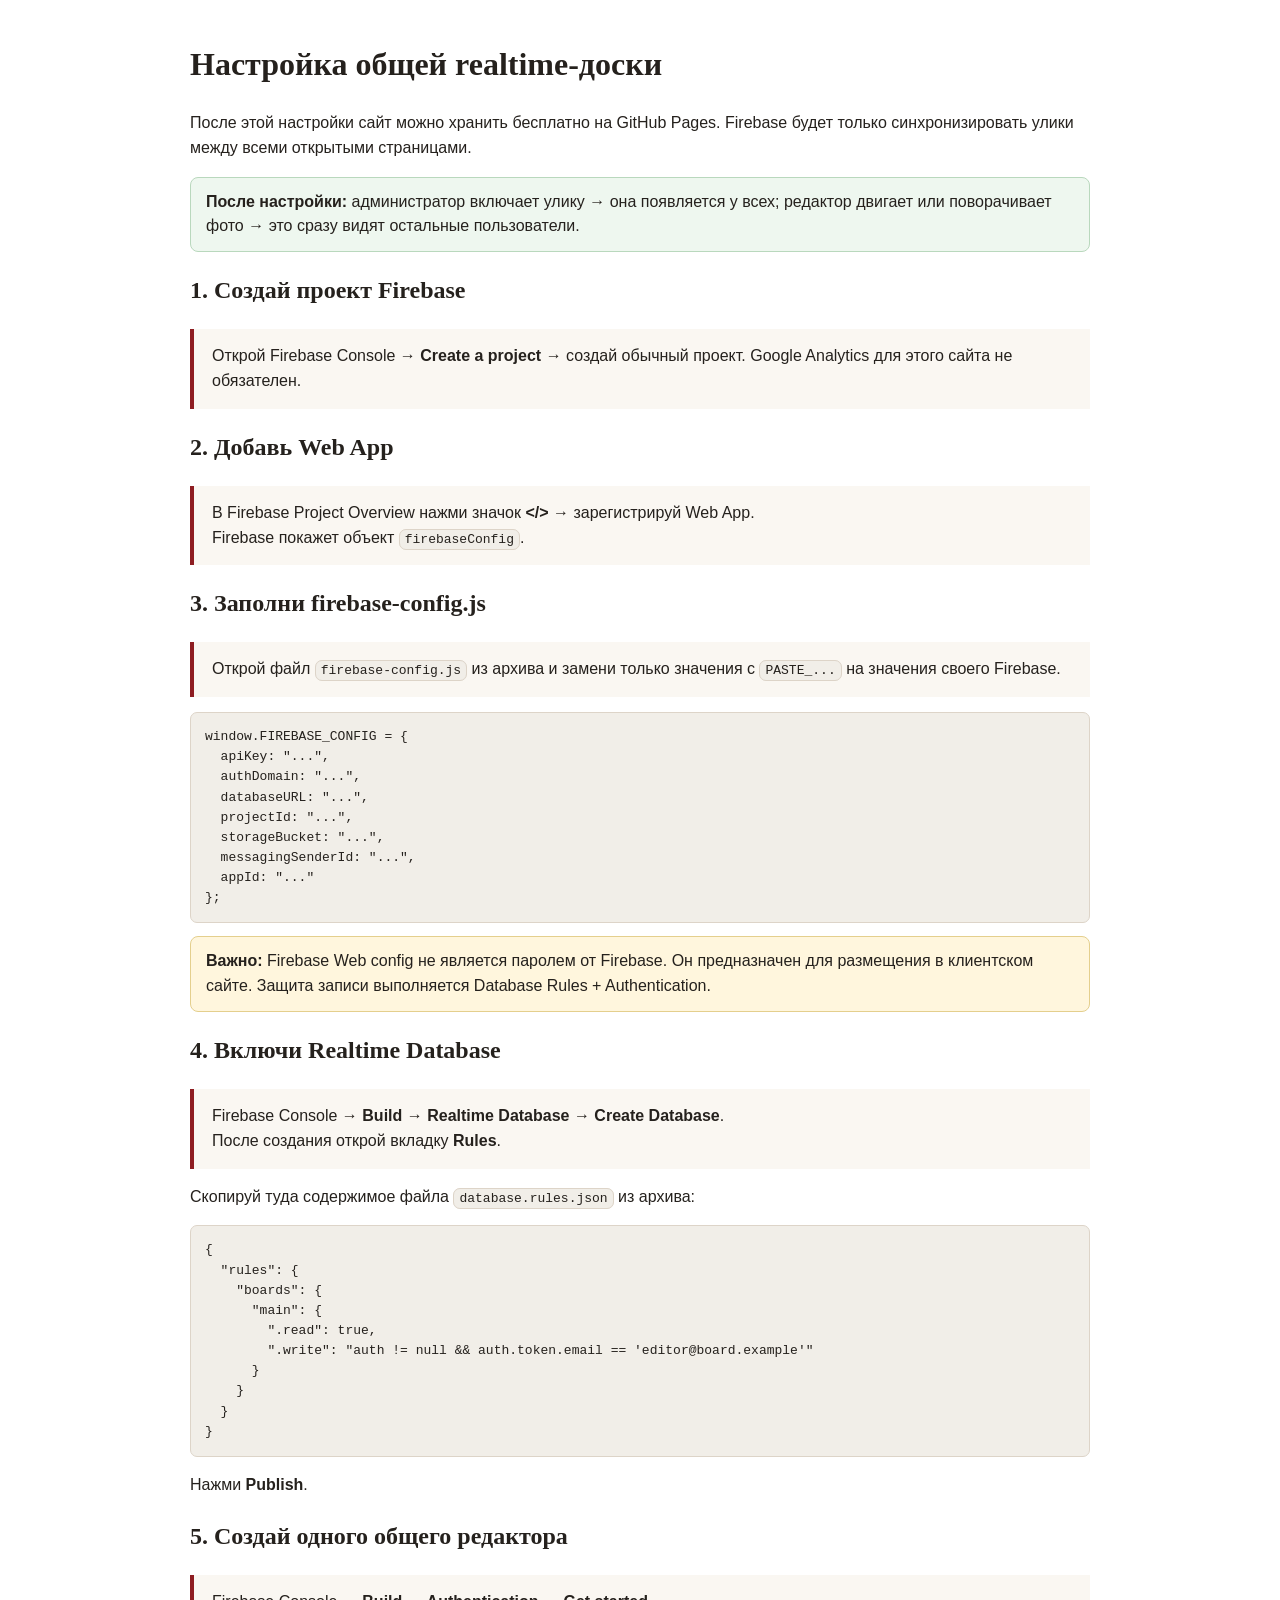
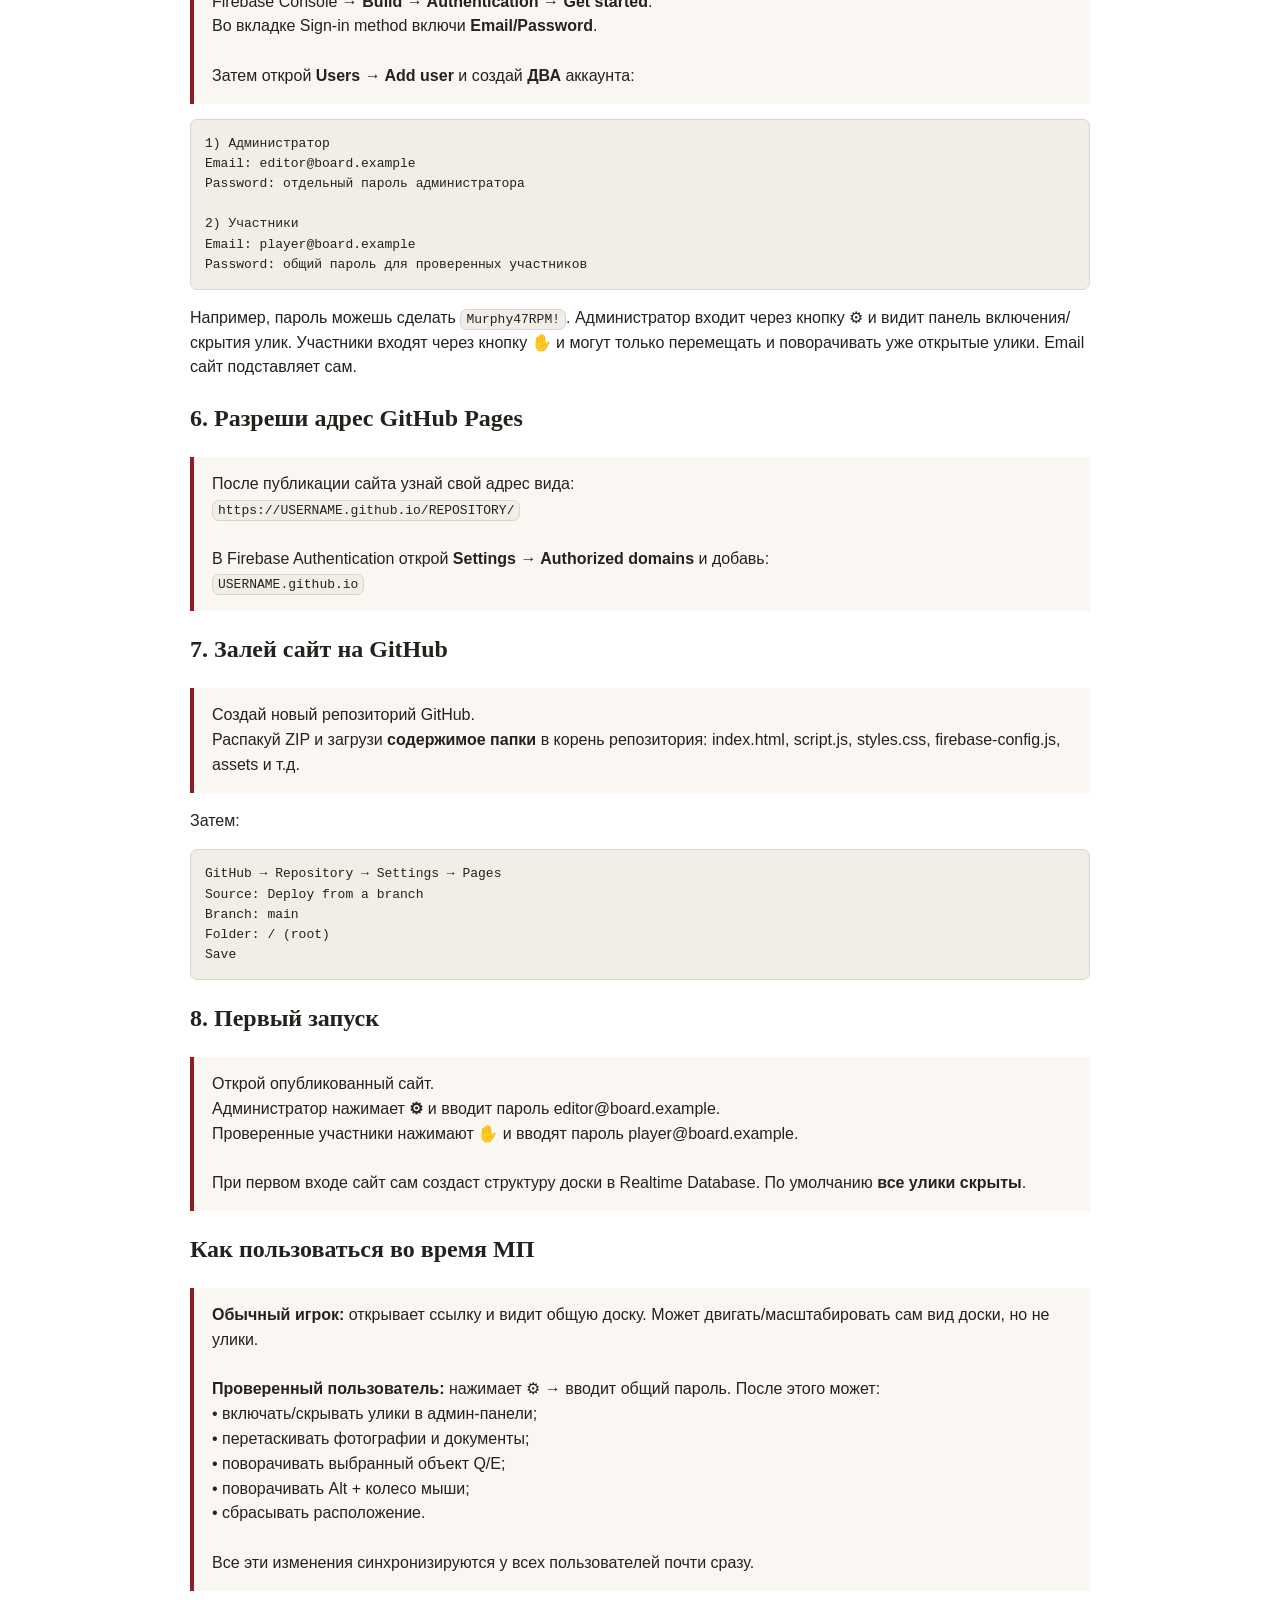
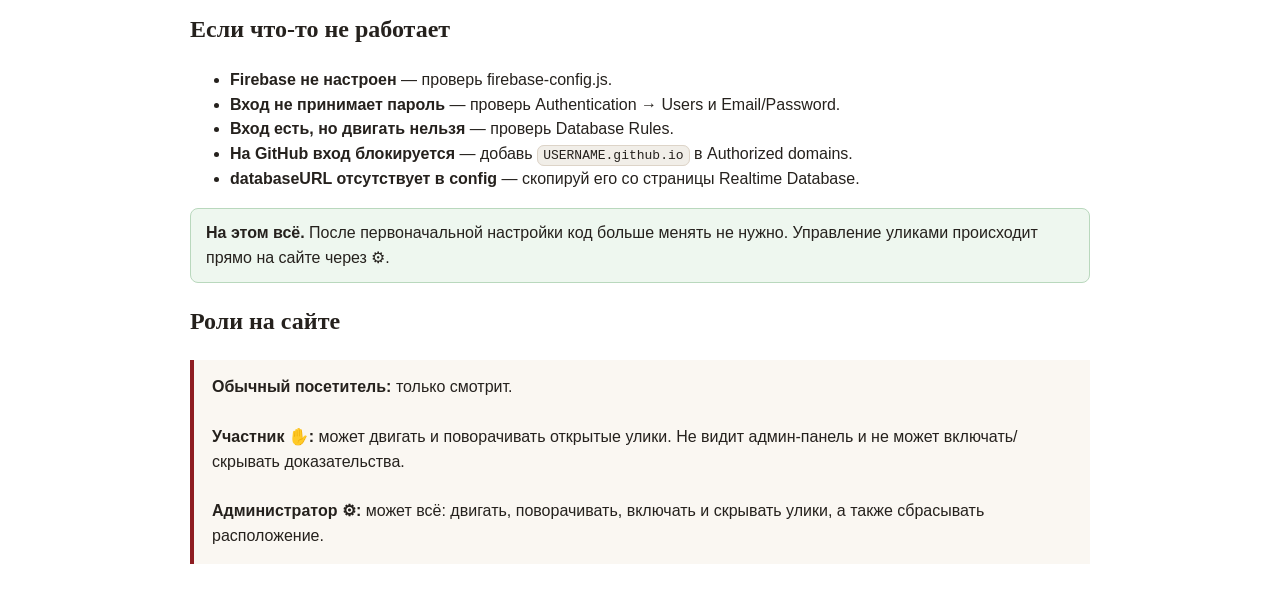
<file: SETUP_GUIDE.html>
<!doctype html>
<html lang="ru">
<head>
<meta charset="utf-8">
<meta name="viewport" content="width=device-width,initial-scale=1">
<title>Настройка realtime-доски</title>
<style>
body{font-family:Arial,sans-serif;max-width:900px;margin:40px auto;padding:0 20px;line-height:1.55;color:#25211d}
h1,h2{font-family:Georgia,serif}code,pre{background:#f1eee8;border:1px solid #ddd4c8;border-radius:7px}
code{padding:2px 5px}pre{padding:14px;overflow:auto}
.step{padding:15px 18px;margin:15px 0;border-left:4px solid #8e1d22;background:#faf7f2}
.ok{padding:12px 15px;background:#eef7ef;border:1px solid #b9d8bd;border-radius:8px}
.warn{padding:12px 15px;background:#fff6dd;border:1px solid #e4cf8d;border-radius:8px}
</style>
</head>
<body>
<h1>Настройка общей realtime-доски</h1>
<p>После этой настройки сайт можно хранить бесплатно на GitHub Pages. Firebase будет только синхронизировать улики между всеми открытыми страницами.</p>

<div class="ok"><b>После настройки:</b> администратор включает улику → она появляется у всех; редактор двигает или поворачивает фото → это сразу видят остальные пользователи.</div>

<h2>1. Создай проект Firebase</h2>
<div class="step">
Открой Firebase Console → <b>Create a project</b> → создай обычный проект. Google Analytics для этого сайта не обязателен.
</div>

<h2>2. Добавь Web App</h2>
<div class="step">
В Firebase Project Overview нажми значок <b>&lt;/&gt;</b> → зарегистрируй Web App.<br>
Firebase покажет объект <code>firebaseConfig</code>.
</div>

<h2>3. Заполни firebase-config.js</h2>
<div class="step">
Открой файл <code>firebase-config.js</code> из архива и замени только значения с <code>PASTE_...</code> на значения своего Firebase.
</div>

<pre>window.FIREBASE_CONFIG = {
  apiKey: "...",
  authDomain: "...",
  databaseURL: "...",
  projectId: "...",
  storageBucket: "...",
  messagingSenderId: "...",
  appId: "..."
};</pre>

<div class="warn"><b>Важно:</b> Firebase Web config не является паролем от Firebase. Он предназначен для размещения в клиентском сайте. Защита записи выполняется Database Rules + Authentication.</div>

<h2>4. Включи Realtime Database</h2>
<div class="step">
Firebase Console → <b>Build → Realtime Database → Create Database</b>.<br>
После создания открой вкладку <b>Rules</b>.
</div>

<p>Скопируй туда содержимое файла <code>database.rules.json</code> из архива:</p>

<pre>{
  "rules": {
    "boards": {
      "main": {
        ".read": true,
        ".write": "auth != null && auth.token.email == 'editor@board.example'"
      }
    }
  }
}</pre>

<p>Нажми <b>Publish</b>.</p>

<h2>5. Создай одного общего редактора</h2>
<div class="step">
Firebase Console → <b>Build → Authentication → Get started</b>.<br>
Во вкладке Sign-in method включи <b>Email/Password</b>.<br><br>
Затем открой <b>Users → Add user</b> и создай <b>ДВА</b> аккаунта:
</div>

<pre>1) Администратор
Email: editor@board.example
Password: отдельный пароль администратора

2) Участники
Email: player@board.example
Password: общий пароль для проверенных участников</pre>

<p>Например, пароль можешь сделать <code>Murphy47RPM!</code>. Администратор входит через кнопку ⚙ и видит панель включения/скрытия улик. Участники входят через кнопку ✋ и могут только перемещать и поворачивать уже открытые улики. Email сайт подставляет сам.</p>

<h2>6. Разреши адрес GitHub Pages</h2>
<div class="step">
После публикации сайта узнай свой адрес вида:<br>
<code>https://USERNAME.github.io/REPOSITORY/</code><br><br>
В Firebase Authentication открой <b>Settings → Authorized domains</b> и добавь:<br>
<code>USERNAME.github.io</code>
</div>

<h2>7. Залей сайт на GitHub</h2>
<div class="step">
Создай новый репозиторий GitHub.<br>
Распакуй ZIP и загрузи <b>содержимое папки</b> в корень репозитория: index.html, script.js, styles.css, firebase-config.js, assets и т.д.
</div>

<p>Затем:</p>
<pre>GitHub → Repository → Settings → Pages
Source: Deploy from a branch
Branch: main
Folder: / (root)
Save</pre>

<h2>8. Первый запуск</h2>
<div class="step">
Открой опубликованный сайт.<br>Администратор нажимает <b>⚙</b> и вводит пароль editor@board.example.<br>Проверенные участники нажимают <b>✋</b> и вводят пароль player@board.example.<br><br>
При первом входе сайт сам создаст структуру доски в Realtime Database. По умолчанию <b>все улики скрыты</b>.
</div>

<h2>Как пользоваться во время МП</h2>
<div class="step">
<b>Обычный игрок:</b> открывает ссылку и видит общую доску. Может двигать/масштабировать сам вид доски, но не улики.<br><br>
<b>Проверенный пользователь:</b> нажимает ⚙ → вводит общий пароль. После этого может:<br>
• включать/скрывать улики в админ-панели;<br>
• перетаскивать фотографии и документы;<br>
• поворачивать выбранный объект Q/E;<br>
• поворачивать Alt + колесо мыши;<br>
• сбрасывать расположение.<br><br>
Все эти изменения синхронизируются у всех пользователей почти сразу.
</div>

<h2>Если что-то не работает</h2>
<ul>
<li><b>Firebase не настроен</b> — проверь firebase-config.js.</li>
<li><b>Вход не принимает пароль</b> — проверь Authentication → Users и Email/Password.</li>
<li><b>Вход есть, но двигать нельзя</b> — проверь Database Rules.</li>
<li><b>На GitHub вход блокируется</b> — добавь <code>USERNAME.github.io</code> в Authorized domains.</li>
<li><b>databaseURL отсутствует в config</b> — скопируй его со страницы Realtime Database.</li>
</ul>

<p class="ok"><b>На этом всё.</b> После первоначальной настройки код больше менять не нужно. Управление уликами происходит прямо на сайте через ⚙.</p>
</body>
</html>
<h2>Роли на сайте</h2>
<div class="step">
<b>Обычный посетитель:</b> только смотрит.<br><br>
<b>Участник ✋:</b> может двигать и поворачивать открытые улики. Не видит админ-панель и не может включать/скрывать доказательства.<br><br>
<b>Администратор ⚙:</b> может всё: двигать, поворачивать, включать и скрывать улики, а также сбрасывать расположение.
</div>
</file>
